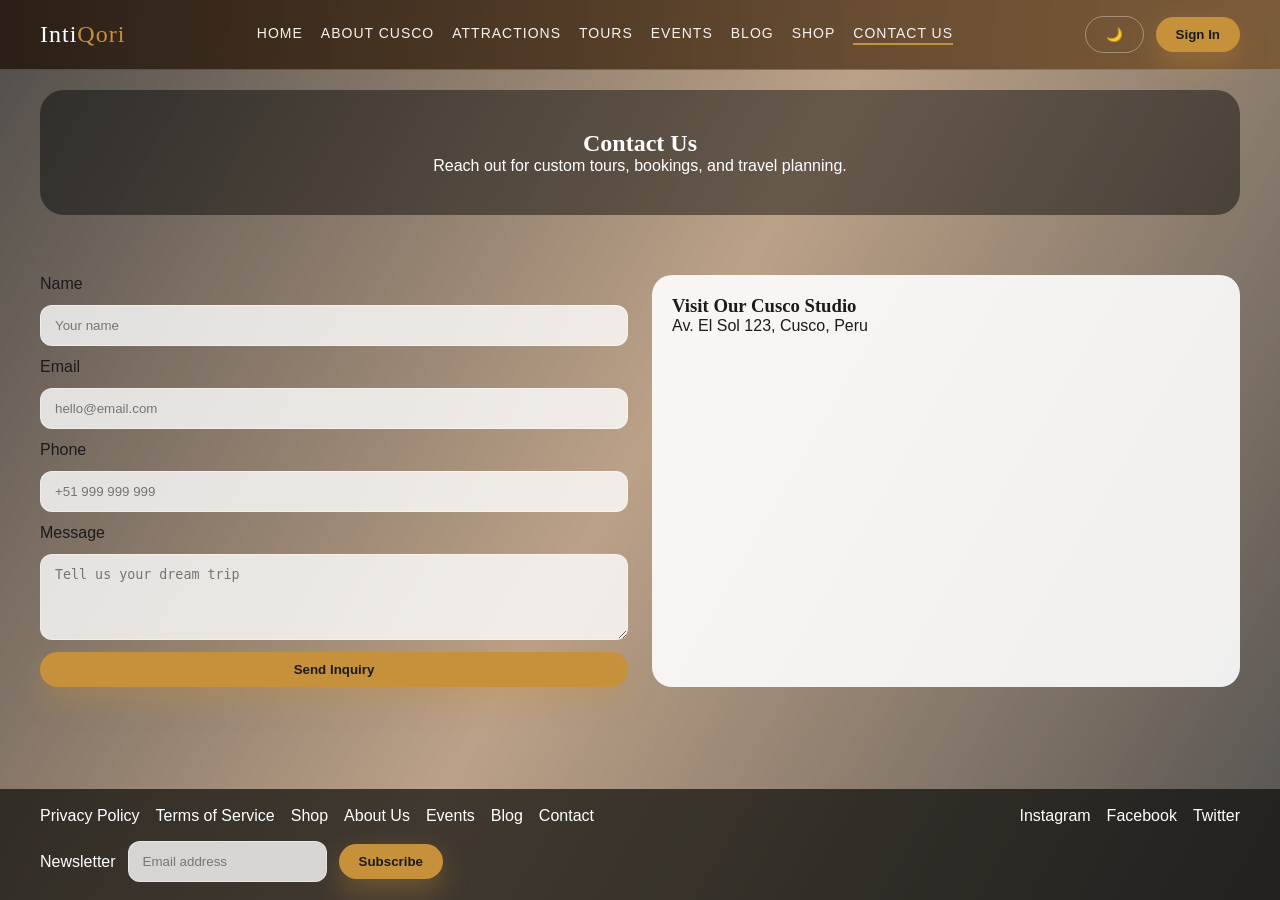
<file: contact.html>
<!DOCTYPE html>
<html lang="en">
<head>
  <meta charset="UTF-8" />
  <meta name="viewport" content="width=device-width, initial-scale=1" />
  <title>Contact | IntiQori</title>
  <link rel="stylesheet" href="style.css" />
</head>
<body>
  <div class="moving-bg" aria-hidden="true">
    <span class="bg-slide slide-1"></span>
    <span class="bg-slide slide-2"></span>
    <span class="bg-slide slide-3"></span>
    <span class="bg-slide slide-4"></span>
  </div>
  <header class="site-header">
    <div class="logo">Inti<span>Qori</span></div>
    <nav class="nav-links">
      <a href="index.html">Home</a>
      <a href="about.html">About Cusco</a>
      <a href="attractions.html">Attractions</a>
      <a href="tours.html">Tours</a>
      <a href="events.html">Events</a>
      <a href="blog.html">Blog</a>
      <a href="shop.html">Shop</a>
      <a href="contact.html" class="active">Contact Us</a>
    </nav>
    <div class="header-actions">
      <span class="greeting" id="greeting" hidden>Welcome, Traveler</span>
      <button class="ghost-button" id="themeToggle" aria-label="Toggle dark mode">🌙</button>
      <button class="primary-button" id="signInTrigger">Sign In</button>
    </div>
  </header>

  <main>
    <section class="page-hero">
      <h1>Contact Us</h1>
      <p>Reach out for custom tours, bookings, and travel planning.</p>
    </section>

    <section class="section">
      <div class="contact-grid">
        <form class="contact-form">
          <label for="name">Name</label>
          <input id="name" name="name" type="text" placeholder="Your name" />
          <label for="email">Email</label>
          <input id="email" name="email" type="email" placeholder="hello@email.com" />
          <label for="phone">Phone</label>
          <input id="phone" name="phone" type="tel" placeholder="+51 999 999 999" />
          <label for="message">Message</label>
          <textarea id="message" name="message" rows="4" placeholder="Tell us your dream trip"></textarea>
          <button type="submit" class="primary-button">Send Inquiry</button>
        </form>
        <div class="map-card">
          <h3>Visit Our Cusco Studio</h3>
          <p>Av. El Sol 123, Cusco, Peru</p>
          <iframe
            title="Cusco Map"
            src="https://www.google.com/maps/embed?pb=!1m18!1m12!1m3!1d3879.8636198183296!2d-71.97818192427673!3d-13.516099786843926!2m3!1f0!2f0!3f0!3m2!1i1024!2i768!4f13.1!3m3!1m2!1s0x916dd60ddc0d8d15%3A0x94f9a8b3f2b4a1a2!2sCusco%2C%20Peru!5e0!3m2!1sen!2sus!4v1697043641369!5m2!1sen!2sus"
            loading="lazy"
            referrerpolicy="no-referrer-when-downgrade"
          ></iframe>
        </div>
      </div>
    </section>
  </main>

  <footer class="site-footer">
    <div class="footer-links">
      <a href="privacy.html">Privacy Policy</a>
      <a href="terms.html">Terms of Service</a>
      <a href="shop.html">Shop</a>
      <a href="about.html">About Us</a>
      <a href="events.html">Events</a>
      <a href="blog.html">Blog</a>
      <a href="contact.html">Contact</a>
    </div>
    <div class="footer-social">
      <a href="https://instagram.com" target="_blank" rel="noreferrer">Instagram</a>
      <a href="https://facebook.com" target="_blank" rel="noreferrer">Facebook</a>
      <a href="https://twitter.com" target="_blank" rel="noreferrer">Twitter</a>
    </div>
    <form class="newsletter">
      <label for="newsletterEmail">Newsletter</label>
      <input id="newsletterEmail" type="email" placeholder="Email address" />
      <button type="submit" class="primary-button">Subscribe</button>
    </form>
  </footer>

  <div class="modal" id="authModal" aria-hidden="true" role="dialog" aria-labelledby="authTitle">
    <div class="modal-content">
      <button class="modal-close" id="closeModal">✕</button>
      <h2 id="authTitle">Welcome Back</h2>
      <p>Sign in to unlock personalized tours and curated events.</p>
      <form id="authForm">
        <label for="authName">Name</label>
        <input id="authName" type="text" placeholder="Traveler name" required />
        <label for="authEmail">Email</label>
        <input id="authEmail" type="email" placeholder="you@email.com" required />
        <label for="authPassword">Password</label>
        <input id="authPassword" type="password" placeholder="•••••••" required />
        <button type="submit" class="primary-button">Sign In</button>
      </form>
      <div class="social-logins">
        <button class="ghost-button">Continue with Google</button>
        <button class="ghost-button">Continue with Facebook</button>
      </div>
    </div>
  </div>

  <script src="script.js"></script>
</body>
</html>
</file>
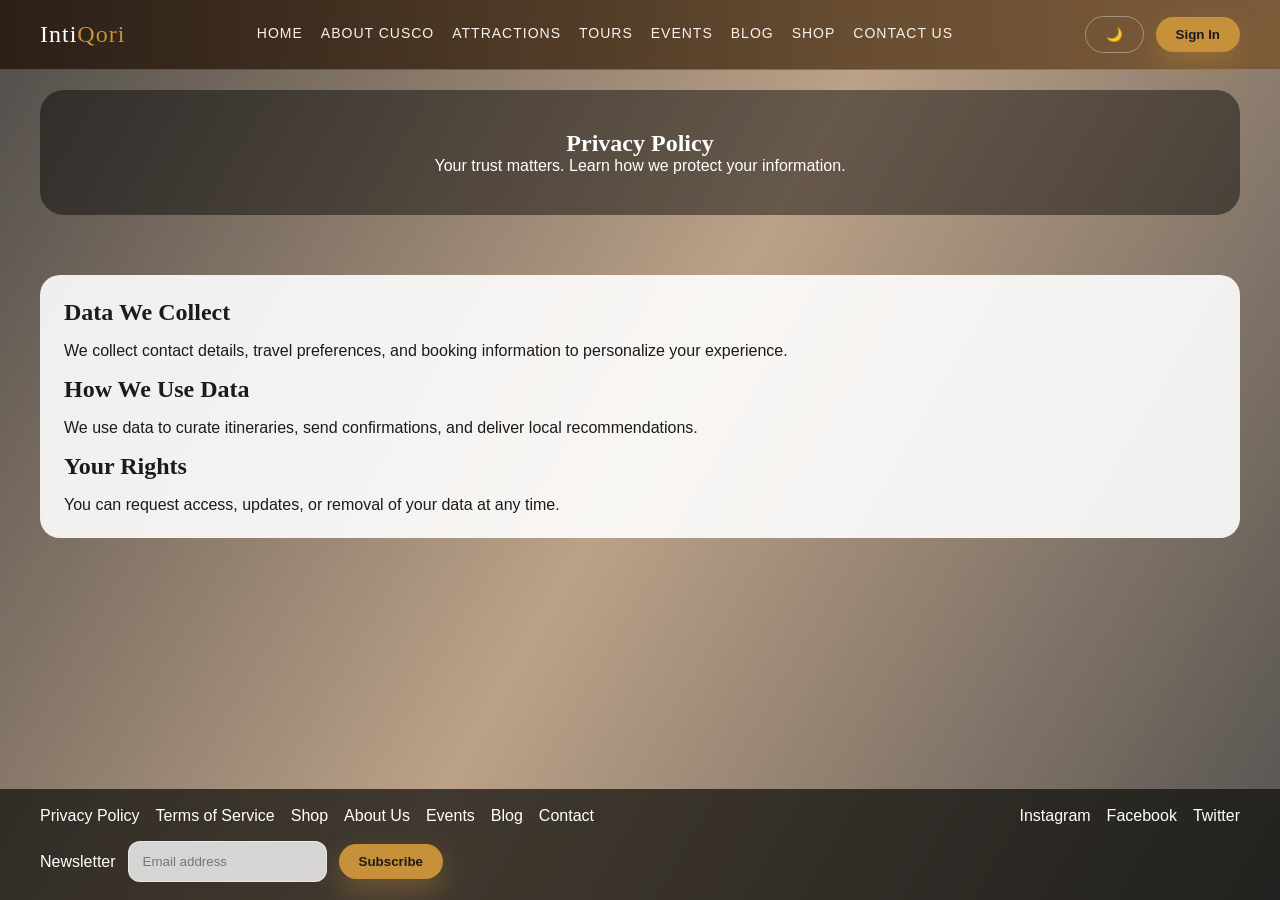
<file: privacy.html>
<!DOCTYPE html>
<html lang="en">
<head>
  <meta charset="UTF-8" />
  <meta name="viewport" content="width=device-width, initial-scale=1" />
  <title>Privacy Policy | IntiQori</title>
  <link rel="stylesheet" href="style.css" />
</head>
<body>
  <div class="moving-bg" aria-hidden="true">
    <span class="bg-slide slide-1"></span>
    <span class="bg-slide slide-2"></span>
    <span class="bg-slide slide-3"></span>
    <span class="bg-slide slide-4"></span>
  </div>
  <header class="site-header">
    <div class="logo">Inti<span>Qori</span></div>
    <nav class="nav-links">
      <a href="index.html">Home</a>
      <a href="about.html">About Cusco</a>
      <a href="attractions.html">Attractions</a>
      <a href="tours.html">Tours</a>
      <a href="events.html">Events</a>
      <a href="blog.html">Blog</a>
      <a href="shop.html">Shop</a>
      <a href="contact.html">Contact Us</a>
    </nav>
    <div class="header-actions">
      <span class="greeting" id="greeting" hidden>Welcome, Traveler</span>
      <button class="ghost-button" id="themeToggle" aria-label="Toggle dark mode">🌙</button>
      <button class="primary-button" id="signInTrigger">Sign In</button>
    </div>
  </header>

  <main>
    <section class="page-hero">
      <h1>Privacy Policy</h1>
      <p>Your trust matters. Learn how we protect your information.</p>
    </section>
    <section class="section">
      <div class="policy">
        <h2>Data We Collect</h2>
        <p>We collect contact details, travel preferences, and booking information to personalize your experience.</p>
        <h2>How We Use Data</h2>
        <p>We use data to curate itineraries, send confirmations, and deliver local recommendations.</p>
        <h2>Your Rights</h2>
        <p>You can request access, updates, or removal of your data at any time.</p>
      </div>
    </section>
  </main>

  <footer class="site-footer">
    <div class="footer-links">
      <a href="privacy.html">Privacy Policy</a>
      <a href="terms.html">Terms of Service</a>
      <a href="shop.html">Shop</a>
      <a href="about.html">About Us</a>
      <a href="events.html">Events</a>
      <a href="blog.html">Blog</a>
      <a href="contact.html">Contact</a>
    </div>
    <div class="footer-social">
      <a href="https://instagram.com" target="_blank" rel="noreferrer">Instagram</a>
      <a href="https://facebook.com" target="_blank" rel="noreferrer">Facebook</a>
      <a href="https://twitter.com" target="_blank" rel="noreferrer">Twitter</a>
    </div>
    <form class="newsletter">
      <label for="newsletterEmail">Newsletter</label>
      <input id="newsletterEmail" type="email" placeholder="Email address" />
      <button type="submit" class="primary-button">Subscribe</button>
    </form>
  </footer>

  <div class="modal" id="authModal" aria-hidden="true" role="dialog" aria-labelledby="authTitle">
    <div class="modal-content">
      <button class="modal-close" id="closeModal">✕</button>
      <h2 id="authTitle">Welcome Back</h2>
      <p>Sign in to unlock personalized tours and curated events.</p>
      <form id="authForm">
        <label for="authName">Name</label>
        <input id="authName" type="text" placeholder="Traveler name" required />
        <label for="authEmail">Email</label>
        <input id="authEmail" type="email" placeholder="you@email.com" required />
        <label for="authPassword">Password</label>
        <input id="authPassword" type="password" placeholder="•••••••" required />
        <button type="submit" class="primary-button">Sign In</button>
      </form>
      <div class="social-logins">
        <button class="ghost-button">Continue with Google</button>
        <button class="ghost-button">Continue with Facebook</button>
      </div>
    </div>
  </div>

  <script src="script.js"></script>
</body>
</html>
</file>
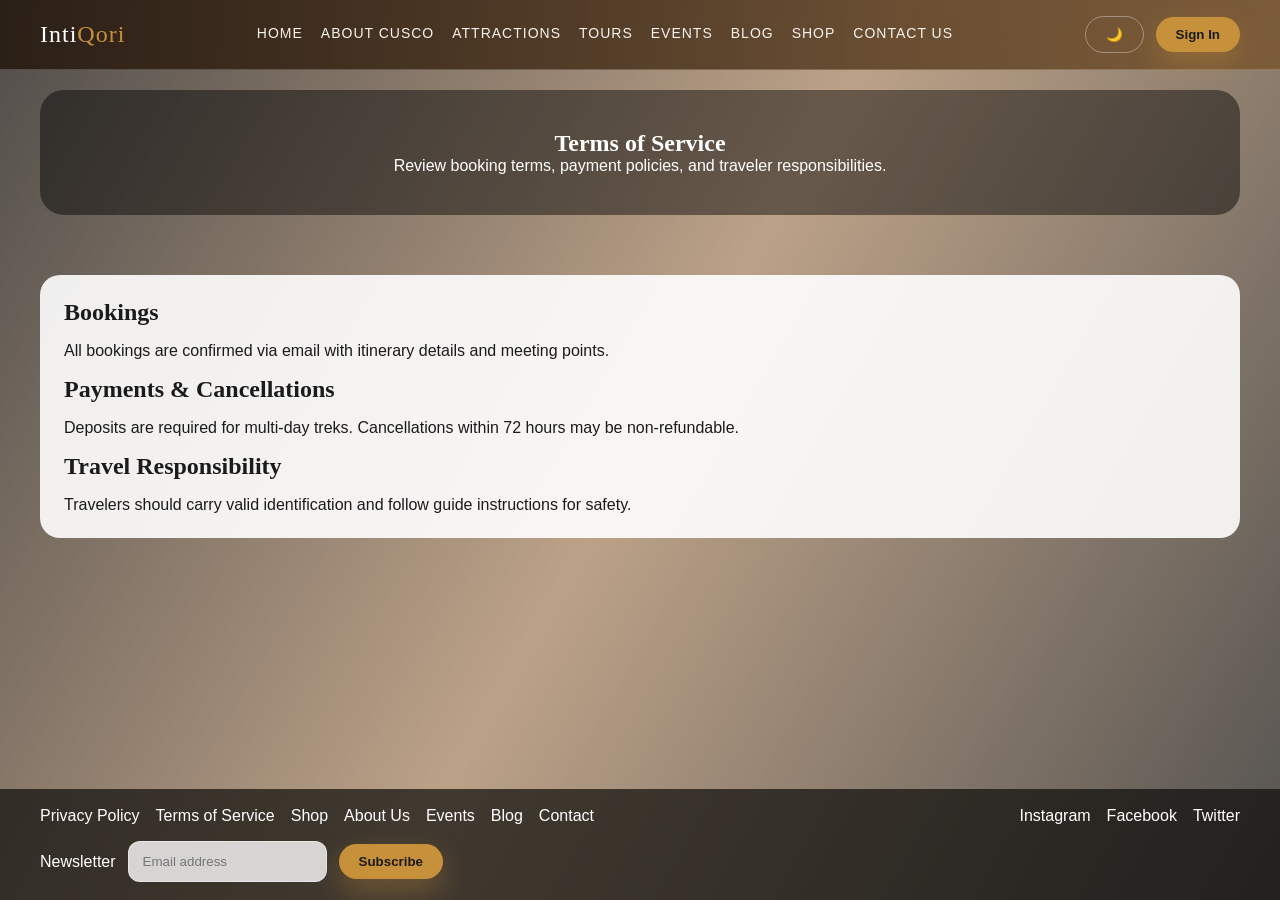
<file: terms.html>
<!DOCTYPE html>
<html lang="en">
<head>
  <meta charset="UTF-8" />
  <meta name="viewport" content="width=device-width, initial-scale=1" />
  <title>Terms of Service | IntiQori</title>
  <link rel="stylesheet" href="style.css" />
</head>
<body>
  <div class="moving-bg" aria-hidden="true">
    <span class="bg-slide slide-1"></span>
    <span class="bg-slide slide-2"></span>
    <span class="bg-slide slide-3"></span>
    <span class="bg-slide slide-4"></span>
  </div>
  <header class="site-header">
    <div class="logo">Inti<span>Qori</span></div>
    <nav class="nav-links">
      <a href="index.html">Home</a>
      <a href="about.html">About Cusco</a>
      <a href="attractions.html">Attractions</a>
      <a href="tours.html">Tours</a>
      <a href="events.html">Events</a>
      <a href="blog.html">Blog</a>
      <a href="shop.html">Shop</a>
      <a href="contact.html">Contact Us</a>
    </nav>
    <div class="header-actions">
      <span class="greeting" id="greeting" hidden>Welcome, Traveler</span>
      <button class="ghost-button" id="themeToggle" aria-label="Toggle dark mode">🌙</button>
      <button class="primary-button" id="signInTrigger">Sign In</button>
    </div>
  </header>

  <main>
    <section class="page-hero">
      <h1>Terms of Service</h1>
      <p>Review booking terms, payment policies, and traveler responsibilities.</p>
    </section>
    <section class="section">
      <div class="policy">
        <h2>Bookings</h2>
        <p>All bookings are confirmed via email with itinerary details and meeting points.</p>
        <h2>Payments & Cancellations</h2>
        <p>Deposits are required for multi-day treks. Cancellations within 72 hours may be non-refundable.</p>
        <h2>Travel Responsibility</h2>
        <p>Travelers should carry valid identification and follow guide instructions for safety.</p>
      </div>
    </section>
  </main>

  <footer class="site-footer">
    <div class="footer-links">
      <a href="privacy.html">Privacy Policy</a>
      <a href="terms.html">Terms of Service</a>
      <a href="shop.html">Shop</a>
      <a href="about.html">About Us</a>
      <a href="events.html">Events</a>
      <a href="blog.html">Blog</a>
      <a href="contact.html">Contact</a>
    </div>
    <div class="footer-social">
      <a href="https://instagram.com" target="_blank" rel="noreferrer">Instagram</a>
      <a href="https://facebook.com" target="_blank" rel="noreferrer">Facebook</a>
      <a href="https://twitter.com" target="_blank" rel="noreferrer">Twitter</a>
    </div>
    <form class="newsletter">
      <label for="newsletterEmail">Newsletter</label>
      <input id="newsletterEmail" type="email" placeholder="Email address" />
      <button type="submit" class="primary-button">Subscribe</button>
    </form>
  </footer>

  <div class="modal" id="authModal" aria-hidden="true" role="dialog" aria-labelledby="authTitle">
    <div class="modal-content">
      <button class="modal-close" id="closeModal">✕</button>
      <h2 id="authTitle">Welcome Back</h2>
      <p>Sign in to unlock personalized tours and curated events.</p>
      <form id="authForm">
        <label for="authName">Name</label>
        <input id="authName" type="text" placeholder="Traveler name" required />
        <label for="authEmail">Email</label>
        <input id="authEmail" type="email" placeholder="you@email.com" required />
        <label for="authPassword">Password</label>
        <input id="authPassword" type="password" placeholder="•••••••" required />
        <button type="submit" class="primary-button">Sign In</button>
      </form>
      <div class="social-logins">
        <button class="ghost-button">Continue with Google</button>
        <button class="ghost-button">Continue with Facebook</button>
      </div>
    </div>
  </div>

  <script src="script.js"></script>
</body>
</html>
</file>
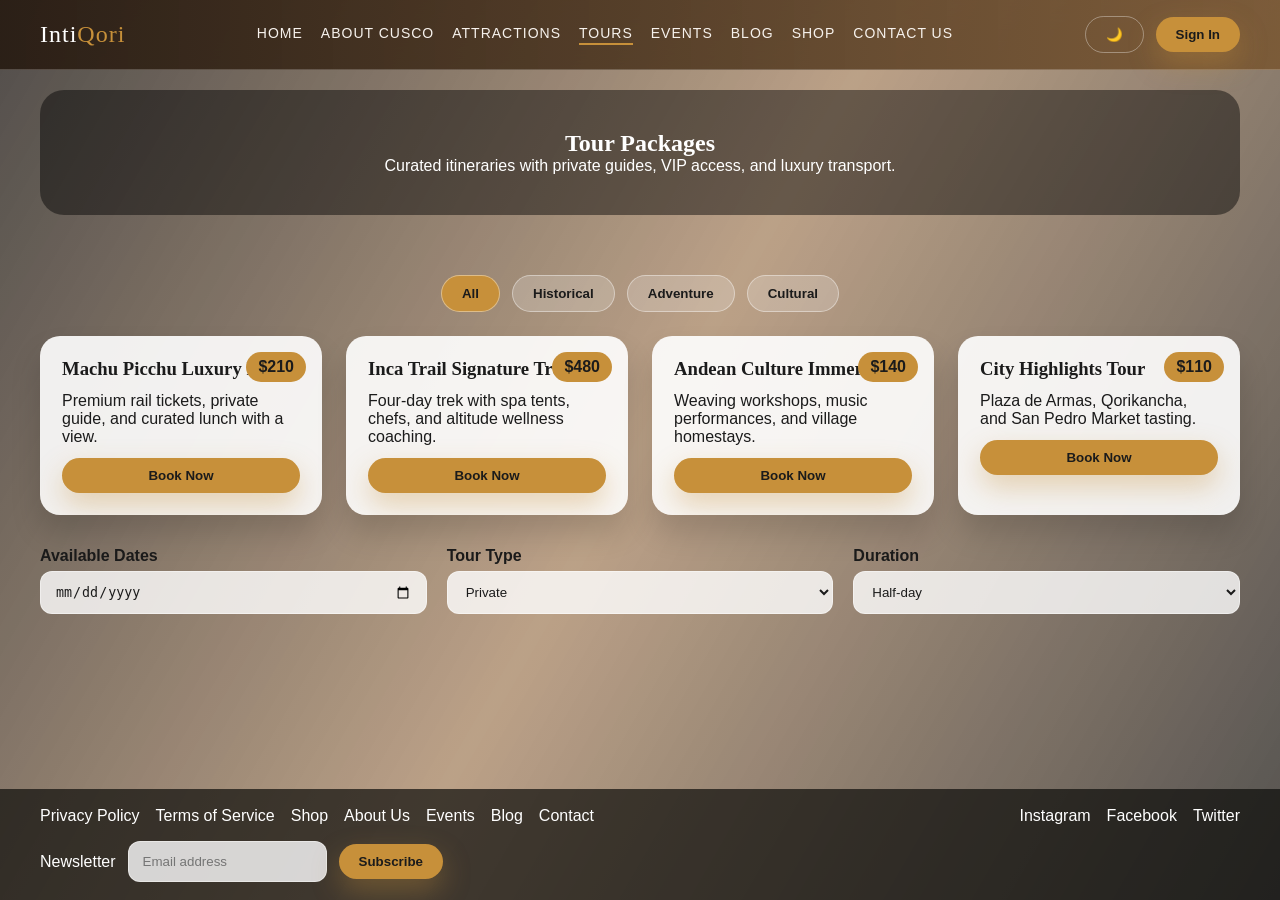
<file: tours.html>
<!DOCTYPE html>
<html lang="en">
<head>
  <meta charset="UTF-8" />
  <meta name="viewport" content="width=device-width, initial-scale=1" />
  <title>Tours & Booking | IntiQori</title>
  <link rel="stylesheet" href="style.css" />
</head>
<body>
  <div class="moving-bg" aria-hidden="true">
    <span class="bg-slide slide-1"></span>
    <span class="bg-slide slide-2"></span>
    <span class="bg-slide slide-3"></span>
    <span class="bg-slide slide-4"></span>
  </div>
  <header class="site-header">
    <div class="logo">Inti<span>Qori</span></div>
    <nav class="nav-links">
      <a href="index.html">Home</a>
      <a href="about.html">About Cusco</a>
      <a href="attractions.html">Attractions</a>
      <a href="tours.html" class="active">Tours</a>
      <a href="events.html">Events</a>
      <a href="blog.html">Blog</a>
      <a href="shop.html">Shop</a>
      <a href="contact.html">Contact Us</a>
    </nav>
    <div class="header-actions">
      <span class="greeting" id="greeting" hidden>Welcome, Traveler</span>
      <button class="ghost-button" id="themeToggle" aria-label="Toggle dark mode">🌙</button>
      <button class="primary-button" id="signInTrigger">Sign In</button>
    </div>
  </header>

  <main>
    <section class="page-hero">
      <h1>Tour Packages</h1>
      <p>Curated itineraries with private guides, VIP access, and luxury transport.</p>
    </section>

    <section class="section">
      <div class="filters">
        <button class="filter-button active" data-filter="all">All</button>
        <button class="filter-button" data-filter="historical">Historical</button>
        <button class="filter-button" data-filter="adventure">Adventure</button>
        <button class="filter-button" data-filter="cultural">Cultural</button>
      </div>
      <div class="card-grid" id="tourGrid">
        <article class="card tour-card" data-type="historical">
          <div class="tour-price">$210</div>
          <h3>Machu Picchu Luxury Day</h3>
          <p>Premium rail tickets, private guide, and curated lunch with a view.</p>
          <button class="primary-button">Book Now</button>
        </article>
        <article class="card tour-card" data-type="adventure">
          <div class="tour-price">$480</div>
          <h3>Inca Trail Signature Trek</h3>
          <p>Four-day trek with spa tents, chefs, and altitude wellness coaching.</p>
          <button class="primary-button">Book Now</button>
        </article>
        <article class="card tour-card" data-type="cultural">
          <div class="tour-price">$140</div>
          <h3>Andean Culture Immersion</h3>
          <p>Weaving workshops, music performances, and village homestays.</p>
          <button class="primary-button">Book Now</button>
        </article>
        <article class="card tour-card" data-type="historical">
          <div class="tour-price">$110</div>
          <h3>City Highlights Tour</h3>
          <p>Plaza de Armas, Qorikancha, and San Pedro Market tasting.</p>
          <button class="primary-button">Book Now</button>
        </article>
      </div>
      <div class="booking-tools">
        <div>
          <label for="datePicker">Available Dates</label>
          <input type="date" id="datePicker" />
        </div>
        <div>
          <label for="tourType">Tour Type</label>
          <select id="tourType">
            <option>Private</option>
            <option>Group</option>
          </select>
        </div>
        <div>
          <label for="duration">Duration</label>
          <select id="duration">
            <option>Half-day</option>
            <option>Full-day</option>
            <option>Multi-day</option>
          </select>
        </div>
      </div>
    </section>
  </main>

  <footer class="site-footer">
    <div class="footer-links">
      <a href="privacy.html">Privacy Policy</a>
      <a href="terms.html">Terms of Service</a>
      <a href="shop.html">Shop</a>
      <a href="about.html">About Us</a>
      <a href="events.html">Events</a>
      <a href="blog.html">Blog</a>
      <a href="contact.html">Contact</a>
    </div>
    <div class="footer-social">
      <a href="https://instagram.com" target="_blank" rel="noreferrer">Instagram</a>
      <a href="https://facebook.com" target="_blank" rel="noreferrer">Facebook</a>
      <a href="https://twitter.com" target="_blank" rel="noreferrer">Twitter</a>
    </div>
    <form class="newsletter">
      <label for="newsletterEmail">Newsletter</label>
      <input id="newsletterEmail" type="email" placeholder="Email address" />
      <button type="submit" class="primary-button">Subscribe</button>
    </form>
  </footer>

  <div class="modal" id="authModal" aria-hidden="true" role="dialog" aria-labelledby="authTitle">
    <div class="modal-content">
      <button class="modal-close" id="closeModal">✕</button>
      <h2 id="authTitle">Welcome Back</h2>
      <p>Sign in to unlock personalized tours and curated events.</p>
      <form id="authForm">
        <label for="authName">Name</label>
        <input id="authName" type="text" placeholder="Traveler name" required />
        <label for="authEmail">Email</label>
        <input id="authEmail" type="email" placeholder="you@email.com" required />
        <label for="authPassword">Password</label>
        <input id="authPassword" type="password" placeholder="•••••••" required />
        <button type="submit" class="primary-button">Sign In</button>
      </form>
      <div class="social-logins">
        <button class="ghost-button">Continue with Google</button>
        <button class="ghost-button">Continue with Facebook</button>
      </div>
    </div>
  </div>

  <script src="script.js"></script>
</body>
</html>
</file>
<file: style.css>
:root {
  color-scheme: light;
  --bg: #f8f3ee;
  --bg-alt: rgba(255, 255, 255, 0.8);
  --text: #1b1b1b;
  --accent: #c7903a;
  --accent-dark: #7a4f22;
  --nav-bg: rgba(14, 13, 10, 0.7);
  --glass: rgba(255, 255, 255, 0.2);
  --card: rgba(255, 255, 255, 0.9);
  --border: rgba(255, 255, 255, 0.4);
}

body.dark {
  color-scheme: dark;
  --bg: #0b0b0f;
  --bg-alt: rgba(20, 18, 16, 0.85);
  --text: #f5f2ef;
  --accent: #f7b358;
  --accent-dark: #c08943;
  --nav-bg: rgba(10, 9, 7, 0.8);
  --glass: rgba(30, 26, 22, 0.35);
  --card: rgba(22, 20, 18, 0.9);
  --border: rgba(255, 255, 255, 0.1);
}

* {
  box-sizing: border-box;
  margin: 0;
  padding: 0;
}

body {
  font-family: "Inter", sans-serif;
  background: var(--bg);
  color: var(--text);
  min-height: 100vh;
  padding-top: 90px;
  padding-bottom: 130px;
  overflow-x: hidden;
}

h1, h2, h3, h4 {
  font-family: "Playfair Display", serif;
}

a {
  color: inherit;
  text-decoration: none;
}

.moving-bg {
  position: fixed;
  inset: 0;
  z-index: -2;
  overflow: hidden;
}

.bg-slide {
  position: absolute;
  inset: 0;
  background-size: cover;
  background-position: center;
  opacity: 0;
  animation: fadeSlide 24s infinite;
  transform: scale(1.05);
}

.slide-1 {
  background-image: url("https://images.unsplash.com/photo-1500530855697-b586d89ba3ee?q=80&w=1920&auto=format&fit=crop");
  animation-delay: 0s;
}

.slide-2 {
  background-image: url("https://images.unsplash.com/photo-1509099836639-18ba1795216d?q=80&w=1920&auto=format&fit=crop");
  animation-delay: 6s;
}

.slide-3 {
  background-image: url("https://images.unsplash.com/photo-1519681393784-d120267933ba?q=80&w=1920&auto=format&fit=crop");
  animation-delay: 12s;
}

.slide-4 {
  background-image: url("https://images.unsplash.com/photo-1489515217757-5fd1be406fef?q=80&w=1920&auto=format&fit=crop");
  animation-delay: 18s;
}

@keyframes fadeSlide {
  0%, 20% { opacity: 0; }
  25%, 45% { opacity: 0.8; }
  50%, 100% { opacity: 0; }
}

body::before {
  content: "";
  position: fixed;
  inset: 0;
  background: linear-gradient(120deg, rgba(9, 6, 4, 0.7), rgba(131, 84, 36, 0.5), rgba(15, 14, 13, 0.7));
  z-index: -1;
  mix-blend-mode: multiply;
}

.site-header {
  position: fixed;
  top: 0;
  left: 0;
  right: 0;
  display: flex;
  align-items: center;
  justify-content: space-between;
  padding: 16px 40px;
  background: linear-gradient(90deg, rgba(41, 29, 20, 0.95), rgba(120, 85, 48, 0.85));
  color: #fff;
  z-index: 10;
  backdrop-filter: blur(12px);
  border-bottom: 1px solid rgba(255, 255, 255, 0.2);
}

.logo {
  font-family: "Playfair Display", serif;
  font-size: 24px;
  letter-spacing: 1px;
}

.logo span {
  color: var(--accent);
}

.nav-links {
  display: flex;
  gap: 18px;
  flex-wrap: wrap;
  justify-content: center;
}

.nav-links a {
  color: #f7f2ed;
  font-size: 14px;
  text-transform: uppercase;
  letter-spacing: 1px;
  padding-bottom: 4px;
  position: relative;
}

.nav-links a.active::after,
.nav-links a:hover::after {
  content: "";
  position: absolute;
  left: 0;
  bottom: 0;
  width: 100%;
  height: 2px;
  background: var(--accent);
}

.header-actions {
  display: flex;
  gap: 12px;
  align-items: center;
}

.greeting {
  color: #fff;
  font-size: 14px;
  font-weight: 600;
}

.primary-button,
.ghost-button,
button {
  border: none;
  cursor: pointer;
  font-weight: 600;
  border-radius: 999px;
  padding: 10px 20px;
  transition: transform 0.3s ease, box-shadow 0.3s ease, background 0.3s ease;
}

.primary-button {
  background: var(--accent);
  color: #1b1b1b;
  box-shadow: 0 12px 28px rgba(199, 144, 58, 0.35);
}

.primary-button:hover {
  transform: translateY(-2px) scale(1.02);
  box-shadow: 0 18px 35px rgba(199, 144, 58, 0.45);
}

.ghost-button {
  background: transparent;
  color: inherit;
  border: 1px solid rgba(255, 255, 255, 0.35);
}

.ghost-button:hover {
  transform: translateY(-2px);
  border-color: var(--accent);
}

main {
  display: flex;
  flex-direction: column;
  gap: 40px;
}

.hero {
  min-height: calc(100vh - 110px);
  display: grid;
  grid-template-columns: repeat(auto-fit, minmax(280px, 1fr));
  gap: 32px;
  align-items: center;
  padding: 40px;
  color: #fff;
}

.hero-content {
  display: flex;
  flex-direction: column;
  gap: 18px;
  padding: 24px;
  background: rgba(0, 0, 0, 0.45);
  border-radius: 24px;
  box-shadow: 0 24px 50px rgba(0, 0, 0, 0.35);
  animation: fadeUp 1.2s ease;
}

.hero-content h1 {
  font-size: clamp(2.5rem, 4vw, 4rem);
}

.eyebrow {
  letter-spacing: 3px;
  text-transform: uppercase;
  font-size: 12px;
}

.hero-actions {
  display: flex;
  gap: 16px;
  flex-wrap: wrap;
}

.hero-media video {
  width: 100%;
  border-radius: 24px;
  box-shadow: 0 24px 50px rgba(0, 0, 0, 0.4);
}

.personalized {
  background: rgba(255, 255, 255, 0.1);
  padding: 16px;
  border-radius: 16px;
  border: 1px solid rgba(255, 255, 255, 0.3);
}

.section {
  padding: 20px 40px 60px;
}

.section-heading {
  margin-bottom: 24px;
  text-align: center;
}

.section-heading h2 {
  font-size: clamp(2rem, 3vw, 3rem);
}

.card-grid {
  display: grid;
  grid-template-columns: repeat(auto-fit, minmax(240px, 1fr));
  gap: 24px;
}

.card {
  background: var(--card);
  padding: 22px;
  border-radius: 20px;
  box-shadow: 0 18px 30px rgba(0, 0, 0, 0.15);
  transition: transform 0.4s ease, box-shadow 0.4s ease;
  position: relative;
  overflow: hidden;
}

.card img {
  width: 100%;
  height: 200px;
  object-fit: cover;
  border-radius: 16px;
  margin-bottom: 16px;
}

.card:hover {
  transform: translateY(-8px) scale(1.02);
  box-shadow: 0 24px 40px rgba(0, 0, 0, 0.25);
}

.card-content {
  display: flex;
  flex-direction: column;
  gap: 12px;
}

.card-actions {
  display: flex;
  gap: 12px;
  font-size: 14px;
  font-weight: 600;
}

.tour-card {
  display: flex;
  flex-direction: column;
  gap: 12px;
}

.tour-price {
  position: absolute;
  top: 16px;
  right: 16px;
  background: var(--accent);
  color: #1b1b1b;
  padding: 6px 12px;
  border-radius: 999px;
  font-weight: 600;
}

.filters {
  display: flex;
  gap: 12px;
  justify-content: center;
  margin-bottom: 24px;
  flex-wrap: wrap;
}

.filter-button {
  background: var(--glass);
  border: 1px solid var(--border);
  color: var(--text);
}

.filter-button.active {
  background: var(--accent);
  color: #1b1b1b;
}

.booking-tools {
  margin-top: 32px;
  display: grid;
  grid-template-columns: repeat(auto-fit, minmax(200px, 1fr));
  gap: 20px;
}

.booking-tools label {
  font-weight: 600;
  display: block;
  margin-bottom: 6px;
}

.booking-tools input,
.booking-tools select,
.contact-form input,
.contact-form textarea,
.newsletter input,
#authForm input {
  width: 100%;
  padding: 12px 14px;
  border-radius: 12px;
  border: 1px solid var(--border);
  background: var(--bg-alt);
  color: var(--text);
}

.calendar {
  display: grid;
  grid-template-columns: repeat(auto-fit, minmax(200px, 1fr));
  gap: 12px;
}

.calendar button {
  background: var(--card);
  border: 1px solid var(--border);
  border-radius: 16px;
  padding: 16px;
  text-align: left;
}

.event-details {
  margin-top: 24px;
  background: var(--bg-alt);
  padding: 20px;
  border-radius: 20px;
}

.social-share {
  display: flex;
  gap: 8px;
}

.testimonial-slider {
  display: grid;
  gap: 24px;
}

.testimonial {
  display: none;
  text-align: center;
  background: var(--card);
  padding: 28px;
  border-radius: 24px;
}

.testimonial.active {
  display: block;
  animation: fadeUp 0.8s ease;
}

.testimonial img {
  width: 100px;
  height: 100px;
  border-radius: 50%;
  object-fit: cover;
  margin-bottom: 12px;
}

.slider-controls {
  display: flex;
  justify-content: center;
  gap: 12px;
  margin-top: 16px;
}

.contact-grid {
  display: grid;
  grid-template-columns: repeat(auto-fit, minmax(280px, 1fr));
  gap: 24px;
}

.contact-form {
  display: flex;
  flex-direction: column;
  gap: 12px;
}

.map-card {
  background: var(--card);
  padding: 20px;
  border-radius: 20px;
}

.map-card iframe {
  width: 100%;
  min-height: 260px;
  border: none;
  border-radius: 16px;
}

.site-footer {
  position: fixed;
  bottom: 0;
  left: 0;
  right: 0;
  background: var(--nav-bg);
  color: #fff;
  padding: 18px 40px;
  display: flex;
  flex-wrap: wrap;
  gap: 16px;
  justify-content: space-between;
  align-items: center;
  z-index: 9;
}

.footer-links,
.footer-social {
  display: flex;
  gap: 16px;
  flex-wrap: wrap;
}

.newsletter {
  display: flex;
  gap: 12px;
  align-items: center;
}

.modal {
  position: fixed;
  inset: 0;
  display: flex;
  align-items: center;
  justify-content: center;
  background: rgba(0, 0, 0, 0.6);
  opacity: 0;
  pointer-events: none;
  transition: opacity 0.3s ease;
  z-index: 20;
}

.modal.open {
  opacity: 1;
  pointer-events: auto;
}

.modal-content {
  background: var(--bg);
  padding: 32px;
  border-radius: 24px;
  max-width: 420px;
  width: 90%;
  display: flex;
  flex-direction: column;
  gap: 16px;
  box-shadow: 0 24px 40px rgba(0, 0, 0, 0.3);
}

.modal-close {
  align-self: flex-end;
  background: transparent;
  font-size: 18px;
}

.social-logins {
  display: flex;
  flex-direction: column;
  gap: 10px;
}

.page-hero {
  padding: 40px;
  text-align: center;
  color: #fff;
  background: rgba(0, 0, 0, 0.45);
  margin: 0 40px;
  border-radius: 24px;
}

.two-column {
  display: grid;
  grid-template-columns: repeat(auto-fit, minmax(260px, 1fr));
  gap: 24px;
  align-items: center;
}

.two-column img {
  width: 100%;
  border-radius: 24px;
  object-fit: cover;
}

.checklist {
  list-style: none;
  margin-top: 16px;
  display: grid;
  gap: 8px;
}

.checklist li::before {
  content: "✓ ";
  color: var(--accent);
  font-weight: 700;
}

.policy {
  background: var(--card);
  padding: 24px;
  border-radius: 20px;
  display: grid;
  gap: 16px;
}

@keyframes fadeUp {
  from { opacity: 0; transform: translateY(20px); }
  to { opacity: 1; transform: translateY(0); }
}

@media (max-width: 980px) {
  .site-header {
    flex-direction: column;
    gap: 12px;
    padding: 16px 20px;
  }

  .site-footer {
    position: static;
    padding: 24px;
  }

  body {
    padding-bottom: 40px;
  }
}

@media (max-width: 720px) {
  .nav-links {
    gap: 10px;
  }

  .hero {
    padding: 20px;
  }

  .section {
    padding: 20px;
  }

  .page-hero {
    margin: 0 20px;
  }
}
</file>
